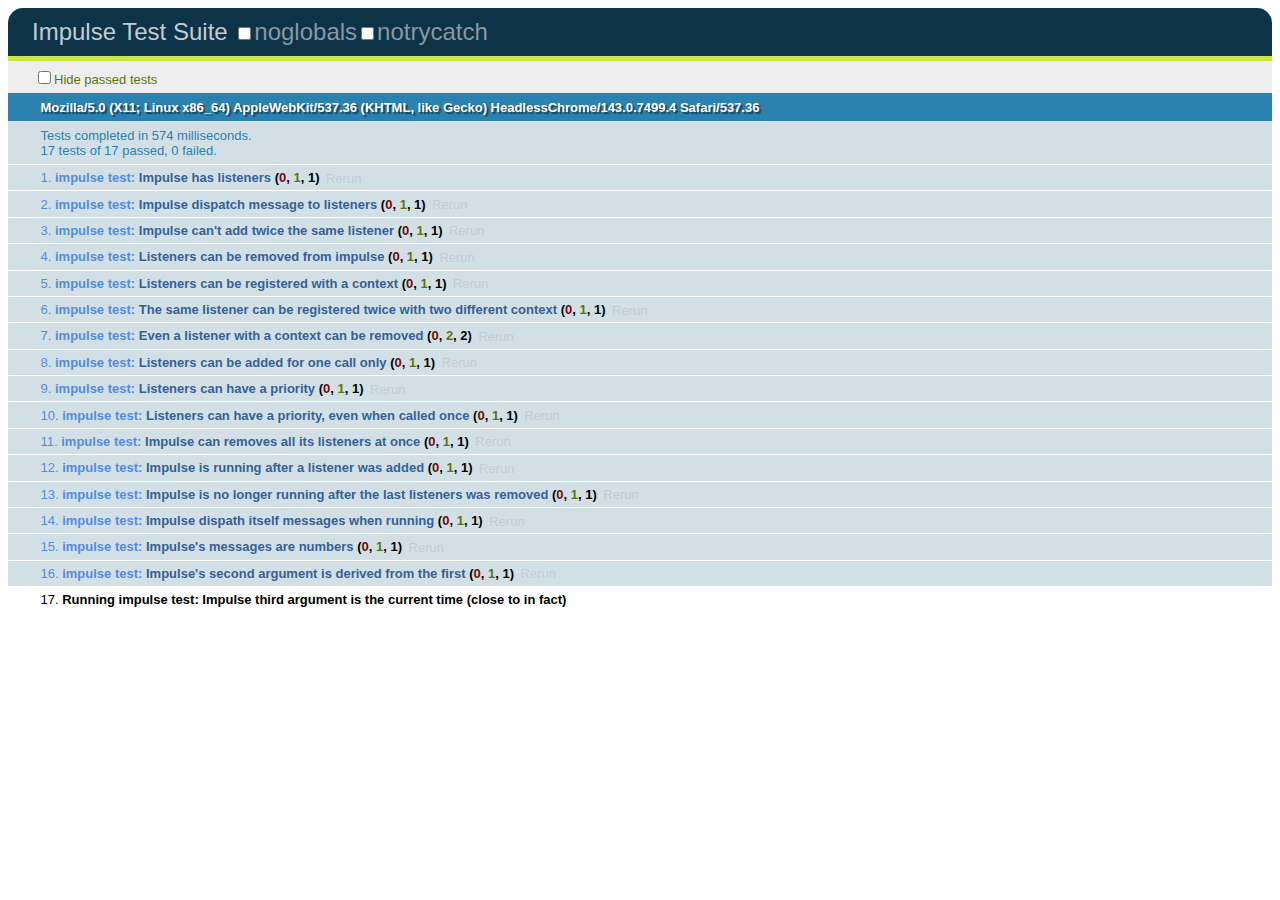
<file: impulse.html>
<!DOCTYPE html>
<html>
<head>
    <meta charset="UTF-8" />
    <title>Impulse Test Suite</title>

    <link rel="stylesheet" href="./depends/qunit.css" media="screen">
    <script type="text/javascript" src="./depends/qunit.js"></script>
    
    <script type="text/javascript" src="./depends/hamcrest.min.js"></script>
    <script type="text/javascript" src="./depends/coffee-script.js"></script>

    <script type="text/coffeescript" src="./src/signals.coffee"></script>
    <script type="text/coffeescript" src="./src/impulse.coffee"></script>
    <script type="text/coffeescript" src="./tests/test-impulse.coffee"></script>
    
    <style>
        .value {
            font-weight:bold;
        }
    </style>
</head>
<body>
    <h1 id="qunit-header">Impulse Test Suite</h1>
    <h2 id="qunit-banner"></h2>
    <div id="qunit-testrunner-toolbar"></div>
    <h2 id="qunit-userAgent"></h2>
    <ol id="qunit-tests"></ol>
    <div id="qunit-fixture">test markup</div>
</body>
</file>
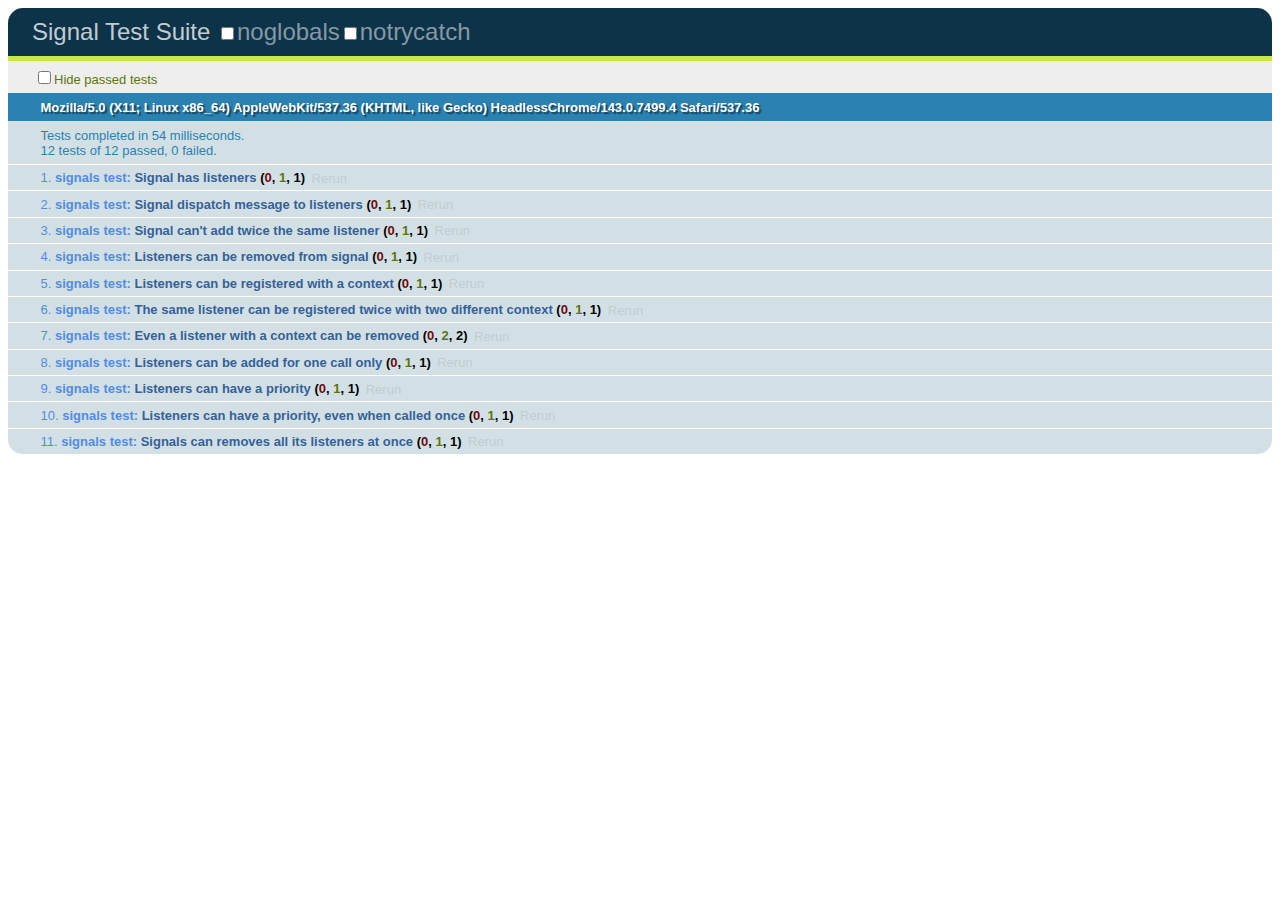
<file: signals.html>
<!DOCTYPE html>
<html>
<head>
    <meta charset="UTF-8" />
    <title>Signal Test Suite</title>
    <link rel="stylesheet" href="./depends/qunit.css" media="screen">
    <script type="text/javascript" src="./depends/qunit.js"></script>
    
    <script type="text/javascript" src="./depends/hamcrest.min.js"></script>
    <script type="text/javascript" src="./depends/coffee-script.js"></script>

    <script type="text/coffeescript" src="./src/signals.coffee"></script>
    <script type="text/coffeescript" src="./tests/test-signals.coffee"></script>
    
    <style>
        .value {
            font-weight:bold;
        }
    </style>
</head>
<body>
    <h1 id="qunit-header">Signal Test Suite</h1>
    <h2 id="qunit-banner"></h2>
    <div id="qunit-testrunner-toolbar"></div>
    <h2 id="qunit-userAgent"></h2>
    <ol id="qunit-tests"></ol>
    <div id="qunit-fixture">test markup</div>
</body>
</file>
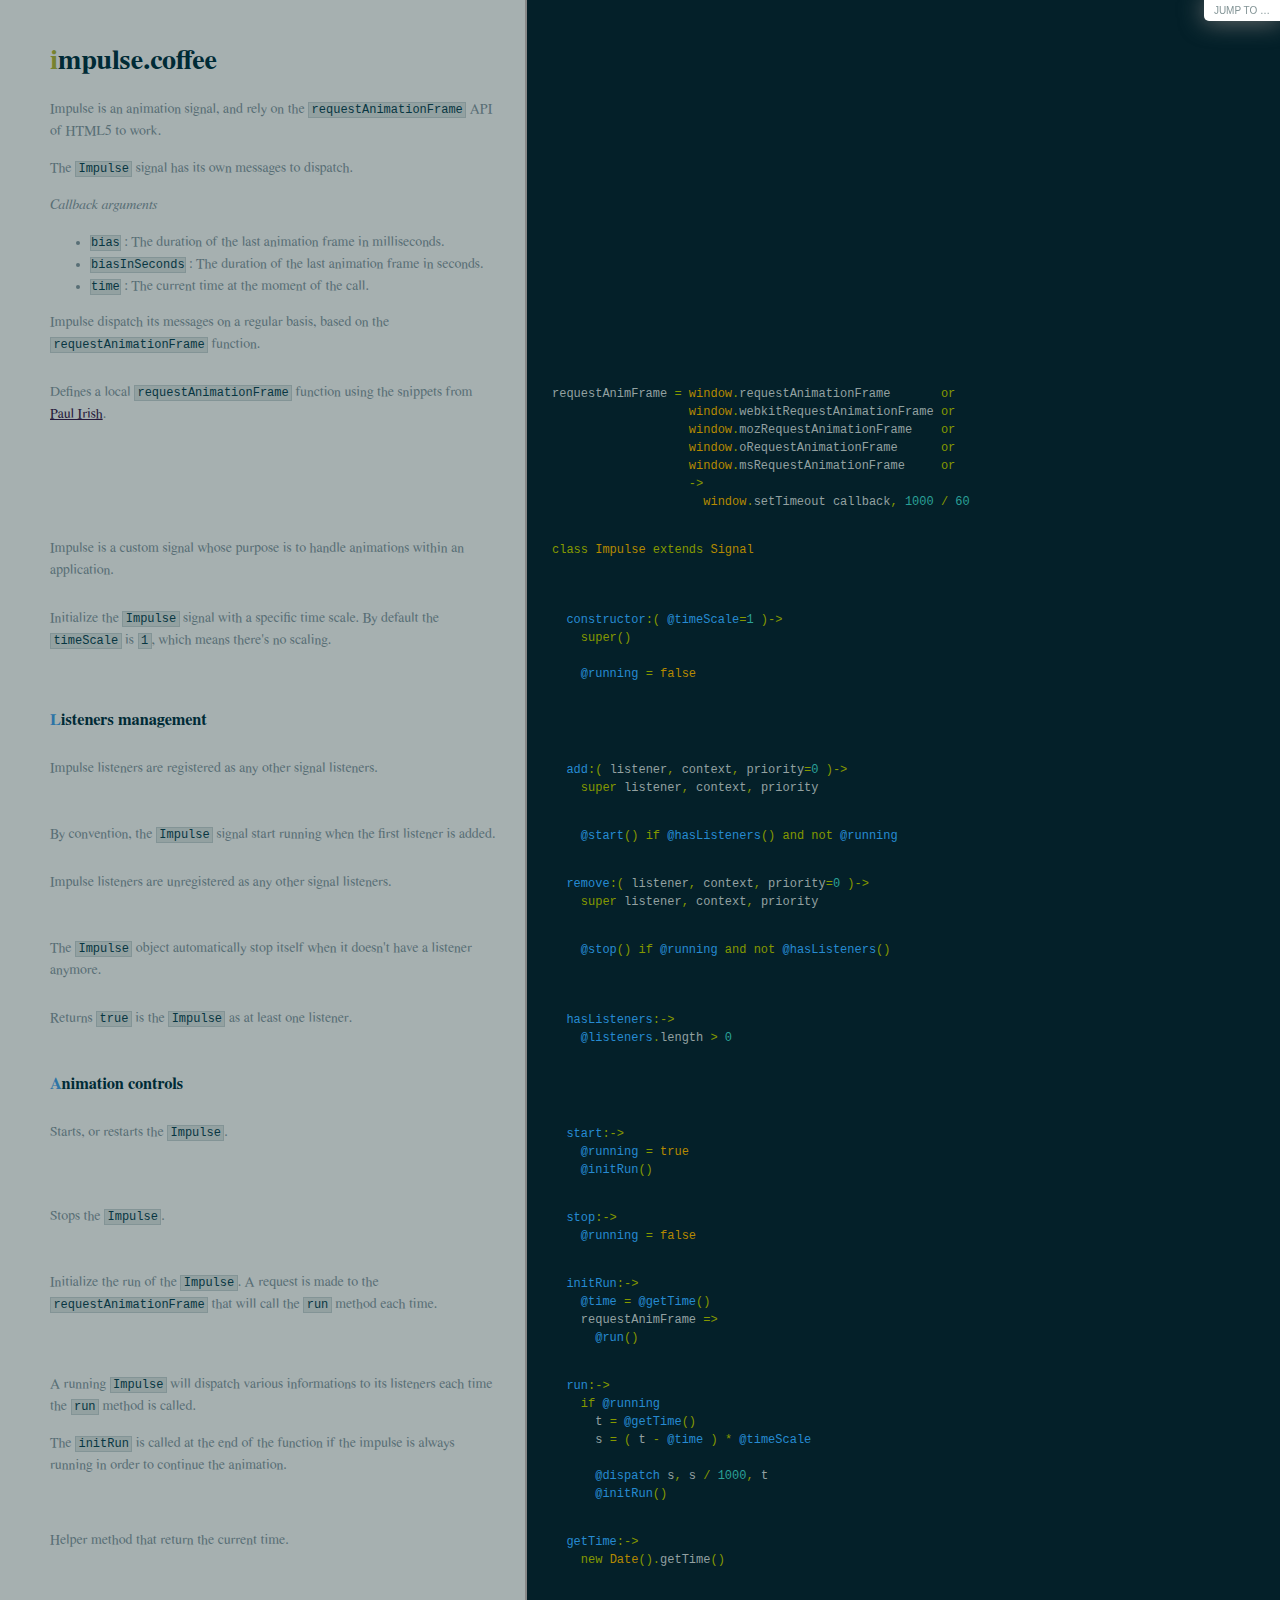
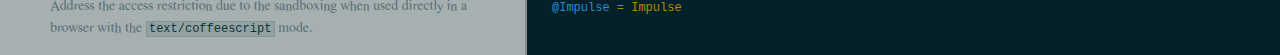
<file: docs/impulse.html>
<!DOCTYPE html>  <html> <head>   <title>impulse.coffee</title>   <meta http-equiv="content-type" content="text/html; charset=UTF-8">   <link rel="stylesheet" media="all" href="docco.css" /> </head> <body>   <div id="container">     <div id="background"></div>            <div id="jump_to">         Jump To &hellip;         <div id="jump_wrapper">           <div id="jump_page">                                           <a class="source" href="impulse.html">                 impulse.coffee               </a>                                           <a class="source" href="signals.html">                 signals.coffee               </a>                        </div>         </div>       </div>          <table cellpadding="0" cellspacing="0">       <thead>         <tr>           <th class="docs">             <h1>               impulse.coffee             </h1>           </th>           <th class="code">           </th>         </tr>       </thead>       <tbody>                               <tr id="section-1">             <td class="docs">               <div class="pilwrap">                 <a class="pilcrow" href="#section-1">&#182;</a>               </div>               <p><link rel="stylesheet" href="../css/styles.css" media="screen">
Impulse is an animation signal, and rely on the <code>requestAnimationFrame</code>
API of HTML5 to work.</p>

<p>The <code>Impulse</code> signal has its own messages to dispatch.</p>

<p><em>Callback arguments</em></p>

<ul>
<li><code>bias</code>           : The duration of the last animation frame in milliseconds.</li>
<li><code>biasInSeconds</code>  : The duration of the last animation frame in seconds.</li>
<li><code>time</code>           : The current time at the moment of the call.</li>
</ul>

<p>Impulse dispatch its messages on a regular basis, based
on the <code>requestAnimationFrame</code> function.</p>             </td>             <td class="code">               <div class="highlight"><pre></pre></div>             </td>           </tr>                               <tr id="section-2">             <td class="docs">               <div class="pilwrap">                 <a class="pilcrow" href="#section-2">&#182;</a>               </div>               <p>Defines a local <code>requestAnimationFrame</code> function using the snippets
from <a href="http://paulirish.com/2011/requestanimationframe-for-smart-animating/">Paul Irish</a>.</p>             </td>             <td class="code">               <div class="highlight"><pre><span class="nv">requestAnimFrame </span><span class="o">=</span> <span class="nb">window</span><span class="p">.</span><span class="nx">requestAnimationFrame</span>       <span class="o">or</span>
                   <span class="nb">window</span><span class="p">.</span><span class="nx">webkitRequestAnimationFrame</span> <span class="o">or</span>
                   <span class="nb">window</span><span class="p">.</span><span class="nx">mozRequestAnimationFrame</span>    <span class="o">or</span>
                   <span class="nb">window</span><span class="p">.</span><span class="nx">oRequestAnimationFrame</span>      <span class="o">or</span>
                   <span class="nb">window</span><span class="p">.</span><span class="nx">msRequestAnimationFrame</span>     <span class="o">or</span>
                   <span class="o">-&gt;</span>
                     <span class="nb">window</span><span class="p">.</span><span class="nx">setTimeout</span> <span class="nx">callback</span><span class="p">,</span> <span class="mi">1000</span> <span class="o">/</span> <span class="mi">60</span></pre></div>             </td>           </tr>                               <tr id="section-3">             <td class="docs">               <div class="pilwrap">                 <a class="pilcrow" href="#section-3">&#182;</a>               </div>               <p>Impulse is a custom signal whose purpose is to handle
animations within an application.</p>             </td>             <td class="code">               <div class="highlight"><pre><span class="k">class</span> <span class="nb">Impulse</span> <span class="k">extends</span> <span class="nb">Signal</span></pre></div>             </td>           </tr>                               <tr id="section-4">             <td class="docs">               <div class="pilwrap">                 <a class="pilcrow" href="#section-4">&#182;</a>               </div>               <p>Initialize the <code>Impulse</code> signal with a specific time scale.
By default the <code>timeScale</code> is <code>1</code>, which means there's no scaling.</p>             </td>             <td class="code">               <div class="highlight"><pre>  <span class="py">constructor</span><span class="o">:</span><span class="p">(</span> <span class="py">@timeScale</span><span class="o">=</span><span class="mi">1</span> <span class="p">)</span><span class="o">-&gt;</span>
    <span class="k">super</span><span class="p">()</span>

    <span class="py">@running</span> <span class="o">=</span> <span class="kc">false</span></pre></div>             </td>           </tr>                               <tr id="section-5">             <td class="docs">               <div class="pilwrap">                 <a class="pilcrow" href="#section-5">&#182;</a>               </div>               <h3>Listeners management</h3>             </td>             <td class="code">               <div class="highlight"><pre></pre></div>             </td>           </tr>                               <tr id="section-6">             <td class="docs">               <div class="pilwrap">                 <a class="pilcrow" href="#section-6">&#182;</a>               </div>               <p>Impulse listeners are registered as any other signal listeners.</p>             </td>             <td class="code">               <div class="highlight"><pre>  <span class="py">add</span><span class="o">:</span><span class="p">(</span> <span class="nx">listener</span><span class="p">,</span> <span class="nx">context</span><span class="p">,</span> <span class="nv">priority</span><span class="o">=</span><span class="mi">0</span> <span class="p">)</span><span class="o">-&gt;</span>
    <span class="k">super</span> <span class="nx">listener</span><span class="p">,</span> <span class="nx">context</span><span class="p">,</span> <span class="nx">priority</span></pre></div>             </td>           </tr>                               <tr id="section-7">             <td class="docs">               <div class="pilwrap">                 <a class="pilcrow" href="#section-7">&#182;</a>               </div>               <p>By convention, the <code>Impulse</code> signal start running when the
first listener is added.</p>             </td>             <td class="code">               <div class="highlight"><pre>    <span class="py">@start</span><span class="p">()</span> <span class="k">if</span> <span class="py">@hasListeners</span><span class="p">()</span> <span class="o">and</span> <span class="o">not</span> <span class="py">@running</span></pre></div>             </td>           </tr>                               <tr id="section-8">             <td class="docs">               <div class="pilwrap">                 <a class="pilcrow" href="#section-8">&#182;</a>               </div>               <p>Impulse listeners are unregistered as any other signal listeners.</p>             </td>             <td class="code">               <div class="highlight"><pre>  <span class="py">remove</span><span class="o">:</span><span class="p">(</span> <span class="nx">listener</span><span class="p">,</span> <span class="nx">context</span><span class="p">,</span> <span class="nv">priority</span><span class="o">=</span><span class="mi">0</span> <span class="p">)</span><span class="o">-&gt;</span>
    <span class="k">super</span> <span class="nx">listener</span><span class="p">,</span> <span class="nx">context</span><span class="p">,</span> <span class="nx">priority</span></pre></div>             </td>           </tr>                               <tr id="section-9">             <td class="docs">               <div class="pilwrap">                 <a class="pilcrow" href="#section-9">&#182;</a>               </div>               <p>The <code>Impulse</code> object automatically stop itself when it doesn't
have a listener anymore.</p>             </td>             <td class="code">               <div class="highlight"><pre>    <span class="py">@stop</span><span class="p">()</span> <span class="k">if</span> <span class="py">@running</span> <span class="o">and</span> <span class="o">not</span> <span class="py">@hasListeners</span><span class="p">()</span></pre></div>             </td>           </tr>                               <tr id="section-10">             <td class="docs">               <div class="pilwrap">                 <a class="pilcrow" href="#section-10">&#182;</a>               </div>               <p>Returns <code>true</code> is the <code>Impulse</code> as at least one listener.</p>             </td>             <td class="code">               <div class="highlight"><pre>  <span class="py">hasListeners</span><span class="o">:-&gt;</span>
    <span class="py">@listeners</span><span class="p">.</span><span class="nx">length</span> <span class="o">&gt;</span> <span class="mi">0</span></pre></div>             </td>           </tr>                               <tr id="section-11">             <td class="docs">               <div class="pilwrap">                 <a class="pilcrow" href="#section-11">&#182;</a>               </div>               <h3>Animation controls</h3>             </td>             <td class="code">               <div class="highlight"><pre></pre></div>             </td>           </tr>                               <tr id="section-12">             <td class="docs">               <div class="pilwrap">                 <a class="pilcrow" href="#section-12">&#182;</a>               </div>               <p>Starts, or restarts the <code>Impulse</code>.</p>             </td>             <td class="code">               <div class="highlight"><pre>  <span class="py">start</span><span class="o">:-&gt;</span>
    <span class="py">@running</span> <span class="o">=</span> <span class="kc">true</span>
    <span class="py">@initRun</span><span class="p">()</span></pre></div>             </td>           </tr>                               <tr id="section-13">             <td class="docs">               <div class="pilwrap">                 <a class="pilcrow" href="#section-13">&#182;</a>               </div>               <p>Stops the <code>Impulse</code>.</p>             </td>             <td class="code">               <div class="highlight"><pre>  <span class="py">stop</span><span class="o">:-&gt;</span>
    <span class="py">@running</span> <span class="o">=</span> <span class="kc">false</span></pre></div>             </td>           </tr>                               <tr id="section-14">             <td class="docs">               <div class="pilwrap">                 <a class="pilcrow" href="#section-14">&#182;</a>               </div>               <p>Initialize the run of the <code>Impulse</code>. A request
is made to the <code>requestAnimationFrame</code> that will
call the <code>run</code> method each time.</p>             </td>             <td class="code">               <div class="highlight"><pre>  <span class="py">initRun</span><span class="o">:-&gt;</span>
    <span class="py">@time</span> <span class="o">=</span> <span class="py">@getTime</span><span class="p">()</span>
    <span class="nv">requestAnimFrame </span><span class="o">=&gt;</span>
      <span class="py">@run</span><span class="p">()</span></pre></div>             </td>           </tr>                               <tr id="section-15">             <td class="docs">               <div class="pilwrap">                 <a class="pilcrow" href="#section-15">&#182;</a>               </div>               <p>A running <code>Impulse</code> will dispatch various informations
to its listeners each time the <code>run</code> method is called.</p>

<p>The <code>initRun</code> is called at the end of the function if the impulse is always running
in order to continue the animation.</p>             </td>             <td class="code">               <div class="highlight"><pre>  <span class="py">run</span><span class="o">:-&gt;</span>
    <span class="k">if</span> <span class="py">@running</span>
      <span class="nv">t </span><span class="o">=</span> <span class="py">@getTime</span><span class="p">()</span>
      <span class="nv">s </span><span class="o">=</span> <span class="p">(</span> <span class="nx">t</span> <span class="o">-</span> <span class="py">@time</span> <span class="p">)</span> <span class="o">*</span> <span class="py">@timeScale</span>

      <span class="py">@dispatch</span> <span class="nx">s</span><span class="p">,</span> <span class="nx">s</span> <span class="o">/</span> <span class="mi">1000</span><span class="p">,</span> <span class="nx">t</span>
      <span class="py">@initRun</span><span class="p">()</span></pre></div>             </td>           </tr>                               <tr id="section-16">             <td class="docs">               <div class="pilwrap">                 <a class="pilcrow" href="#section-16">&#182;</a>               </div>               <p>Helper method that return the current time.</p>             </td>             <td class="code">               <div class="highlight"><pre>  <span class="py">getTime</span><span class="o">:-&gt;</span>
    <span class="k">new</span> <span class="nb">Date</span><span class="p">().</span><span class="nx">getTime</span><span class="p">()</span></pre></div>             </td>           </tr>                               <tr id="section-17">             <td class="docs">               <div class="pilwrap">                 <a class="pilcrow" href="#section-17">&#182;</a>               </div>               <p>Address the access restriction due to the sandboxing when used
directly in a browser with the <code>text/coffeescript</code> mode.</p>             </td>             <td class="code">               <div class="highlight"><pre><span class="py">@Impulse</span> <span class="o">=</span> <span class="nb">Impulse</span>

</pre></div>             </td>           </tr>                </tbody>     </table>   </div> </body> </html>
</file>
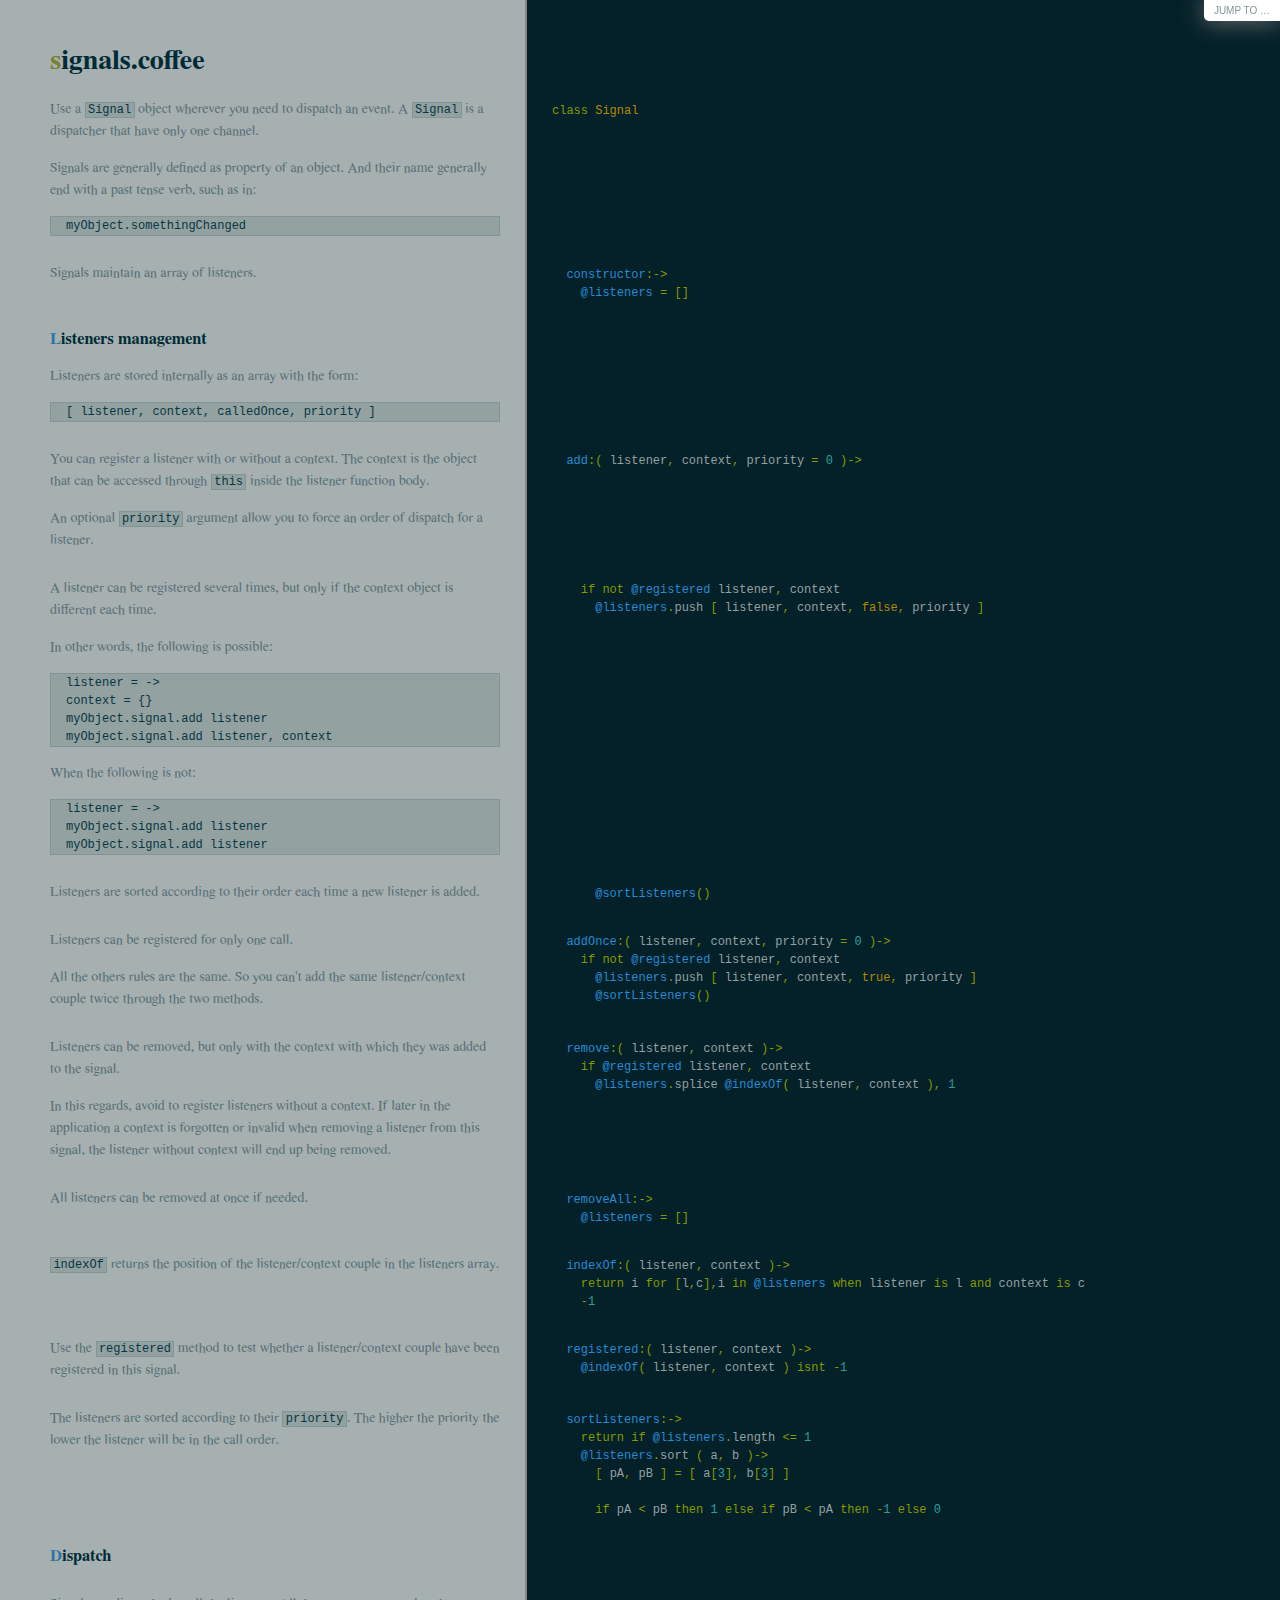
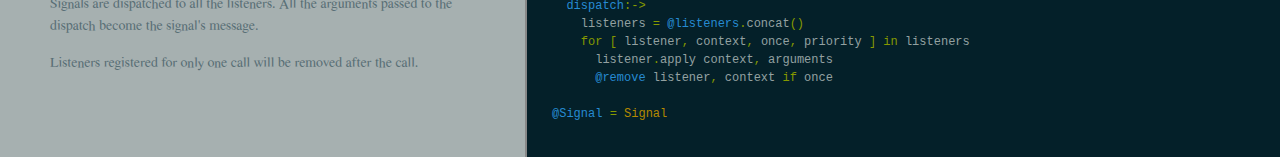
<file: docs/signals.html>
<!DOCTYPE html>  <html> <head>   <title>signals.coffee</title>   <meta http-equiv="content-type" content="text/html; charset=UTF-8">   <link rel="stylesheet" media="all" href="docco.css" /> </head> <body>   <div id="container">     <div id="background"></div>            <div id="jump_to">         Jump To &hellip;         <div id="jump_wrapper">           <div id="jump_page">                                           <a class="source" href="impulse.html">                 impulse.coffee               </a>                                           <a class="source" href="signals.html">                 signals.coffee               </a>                        </div>         </div>       </div>          <table cellpadding="0" cellspacing="0">       <thead>         <tr>           <th class="docs">             <h1>               signals.coffee             </h1>           </th>           <th class="code">           </th>         </tr>       </thead>       <tbody>                               <tr id="section-1">             <td class="docs">               <div class="pilwrap">                 <a class="pilcrow" href="#section-1">&#182;</a>               </div>               <p><link rel="stylesheet" href="../css/styles.css" media="screen">
Use a <code>Signal</code> object wherever you need to dispatch an event.
A <code>Signal</code> is a dispatcher that have only one channel.</p>

<p>Signals are generally defined as property of an object. And
their name generally end with a past tense verb, such as in:</p>

<pre><code>myObject.somethingChanged
</code></pre>             </td>             <td class="code">               <div class="highlight"><pre><span class="k">class</span> <span class="nb">Signal</span></pre></div>             </td>           </tr>                               <tr id="section-2">             <td class="docs">               <div class="pilwrap">                 <a class="pilcrow" href="#section-2">&#182;</a>               </div>               <p>Signals maintain an array of listeners.</p>             </td>             <td class="code">               <div class="highlight"><pre>  <span class="py">constructor</span><span class="o">:-&gt;</span>
    <span class="py">@listeners</span> <span class="o">=</span> <span class="p">[]</span></pre></div>             </td>           </tr>                               <tr id="section-3">             <td class="docs">               <div class="pilwrap">                 <a class="pilcrow" href="#section-3">&#182;</a>               </div>               <h3>Listeners management</h3>

<p>Listeners are stored internally as an array with the form:</p>

<pre><code>[ listener, context, calledOnce, priority ]
</code></pre>             </td>             <td class="code">               <div class="highlight"><pre></pre></div>             </td>           </tr>                               <tr id="section-4">             <td class="docs">               <div class="pilwrap">                 <a class="pilcrow" href="#section-4">&#182;</a>               </div>               <p>You can register a listener with or without a context.
The context is the object that can be accessed through <code>this</code>
inside the listener function body.</p>

<p>An optional <code>priority</code> argument allow you to force
an order of dispatch for a listener.</p>             </td>             <td class="code">               <div class="highlight"><pre>  <span class="py">add</span><span class="o">:</span><span class="p">(</span> <span class="nx">listener</span><span class="p">,</span> <span class="nx">context</span><span class="p">,</span> <span class="nv">priority </span><span class="o">=</span> <span class="mi">0</span> <span class="p">)</span><span class="o">-&gt;</span></pre></div>             </td>           </tr>                               <tr id="section-5">             <td class="docs">               <div class="pilwrap">                 <a class="pilcrow" href="#section-5">&#182;</a>               </div>               <p>A listener can be registered several times, but only
if the context object is different each time.</p>

<p>In other words, the following is possible:</p>

<pre><code>listener = -&gt;
context = {}
myObject.signal.add listener
myObject.signal.add listener, context
</code></pre>

<p>When the following is not:</p>

<pre><code>listener = -&gt;
myObject.signal.add listener
myObject.signal.add listener
</code></pre>             </td>             <td class="code">               <div class="highlight"><pre>    <span class="k">if</span> <span class="o">not</span> <span class="py">@registered</span> <span class="nx">listener</span><span class="p">,</span> <span class="nx">context</span>
      <span class="py">@listeners</span><span class="p">.</span><span class="nx">push</span> <span class="p">[</span> <span class="nx">listener</span><span class="p">,</span> <span class="nx">context</span><span class="p">,</span> <span class="kc">false</span><span class="p">,</span> <span class="nx">priority</span> <span class="p">]</span></pre></div>             </td>           </tr>                               <tr id="section-6">             <td class="docs">               <div class="pilwrap">                 <a class="pilcrow" href="#section-6">&#182;</a>               </div>               <p>Listeners are sorted according to their order each time
a new listener is added.</p>             </td>             <td class="code">               <div class="highlight"><pre>      <span class="py">@sortListeners</span><span class="p">()</span></pre></div>             </td>           </tr>                               <tr id="section-7">             <td class="docs">               <div class="pilwrap">                 <a class="pilcrow" href="#section-7">&#182;</a>               </div>               <p>Listeners can be registered for only one call.</p>

<p>All the others rules are the same. So you can't add
the same listener/context couple twice through the two methods.</p>             </td>             <td class="code">               <div class="highlight"><pre>  <span class="py">addOnce</span><span class="o">:</span><span class="p">(</span> <span class="nx">listener</span><span class="p">,</span> <span class="nx">context</span><span class="p">,</span> <span class="nv">priority </span><span class="o">=</span> <span class="mi">0</span> <span class="p">)</span><span class="o">-&gt;</span>
    <span class="k">if</span> <span class="o">not</span> <span class="py">@registered</span> <span class="nx">listener</span><span class="p">,</span> <span class="nx">context</span>
      <span class="py">@listeners</span><span class="p">.</span><span class="nx">push</span> <span class="p">[</span> <span class="nx">listener</span><span class="p">,</span> <span class="nx">context</span><span class="p">,</span> <span class="kc">true</span><span class="p">,</span> <span class="nx">priority</span> <span class="p">]</span>
      <span class="py">@sortListeners</span><span class="p">()</span></pre></div>             </td>           </tr>                               <tr id="section-8">             <td class="docs">               <div class="pilwrap">                 <a class="pilcrow" href="#section-8">&#182;</a>               </div>               <p>Listeners can be removed, but only with the context with which
they was added to the signal.</p>

<p>In this regards, avoid to register listeners without a context.
If later in the application a context is forgotten or invalid
when removing a listener from this signal, the listener
without context will end up being removed.</p>             </td>             <td class="code">               <div class="highlight"><pre>  <span class="py">remove</span><span class="o">:</span><span class="p">(</span> <span class="nx">listener</span><span class="p">,</span> <span class="nx">context</span> <span class="p">)</span><span class="o">-&gt;</span>
    <span class="k">if</span> <span class="py">@registered</span> <span class="nx">listener</span><span class="p">,</span> <span class="nx">context</span>
      <span class="py">@listeners</span><span class="p">.</span><span class="nx">splice</span> <span class="py">@indexOf</span><span class="p">(</span> <span class="nx">listener</span><span class="p">,</span> <span class="nx">context</span> <span class="p">),</span> <span class="mi">1</span></pre></div>             </td>           </tr>                               <tr id="section-9">             <td class="docs">               <div class="pilwrap">                 <a class="pilcrow" href="#section-9">&#182;</a>               </div>               <p>All listeners can be removed at once if needed.</p>             </td>             <td class="code">               <div class="highlight"><pre>  <span class="py">removeAll</span><span class="o">:-&gt;</span>
    <span class="py">@listeners</span> <span class="o">=</span> <span class="p">[]</span></pre></div>             </td>           </tr>                               <tr id="section-10">             <td class="docs">               <div class="pilwrap">                 <a class="pilcrow" href="#section-10">&#182;</a>               </div>               <p><code>indexOf</code> returns the position of the listener/context couple
in the listeners array.</p>             </td>             <td class="code">               <div class="highlight"><pre>  <span class="py">indexOf</span><span class="o">:</span><span class="p">(</span> <span class="nx">listener</span><span class="p">,</span> <span class="nx">context</span> <span class="p">)</span><span class="o">-&gt;</span>
    <span class="k">return</span> <span class="nx">i</span> <span class="k">for</span> <span class="p">[</span><span class="nx">l</span><span class="p">,</span><span class="nx">c</span><span class="p">],</span><span class="nx">i</span> <span class="k">in</span> <span class="py">@listeners</span> <span class="k">when</span> <span class="nx">listener</span> <span class="o">is</span> <span class="nx">l</span> <span class="o">and</span> <span class="nx">context</span> <span class="o">is</span> <span class="nx">c</span>
    <span class="o">-</span><span class="mi">1</span></pre></div>             </td>           </tr>                               <tr id="section-11">             <td class="docs">               <div class="pilwrap">                 <a class="pilcrow" href="#section-11">&#182;</a>               </div>               <p>Use the <code>registered</code> method to test whether a listener/context couple
have been registered in this signal.</p>             </td>             <td class="code">               <div class="highlight"><pre>  <span class="py">registered</span><span class="o">:</span><span class="p">(</span> <span class="nx">listener</span><span class="p">,</span> <span class="nx">context</span> <span class="p">)</span><span class="o">-&gt;</span>
    <span class="py">@indexOf</span><span class="p">(</span> <span class="nx">listener</span><span class="p">,</span> <span class="nx">context</span> <span class="p">)</span> <span class="o">isnt</span> <span class="o">-</span><span class="mi">1</span></pre></div>             </td>           </tr>                               <tr id="section-12">             <td class="docs">               <div class="pilwrap">                 <a class="pilcrow" href="#section-12">&#182;</a>               </div>               <p>The listeners are sorted according to their <code>priority</code>.
The higher the priority the lower the listener will be
in the call order.</p>             </td>             <td class="code">               <div class="highlight"><pre>  <span class="py">sortListeners</span><span class="o">:-&gt;</span>
    <span class="k">return</span> <span class="k">if</span> <span class="py">@listeners</span><span class="p">.</span><span class="nx">length</span> <span class="o">&lt;=</span> <span class="mi">1</span>
    <span class="py">@listeners</span><span class="p">.</span><span class="nx">sort</span> <span class="p">(</span> <span class="nx">a</span><span class="p">,</span> <span class="nx">b</span> <span class="p">)</span><span class="o">-&gt;</span>
      <span class="p">[</span> <span class="nx">pA</span><span class="p">,</span> <span class="nx">pB</span> <span class="p">]</span> <span class="o">=</span> <span class="p">[</span> <span class="nx">a</span><span class="p">[</span><span class="mi">3</span><span class="p">],</span> <span class="nx">b</span><span class="p">[</span><span class="mi">3</span><span class="p">]</span> <span class="p">]</span>

      <span class="k">if</span> <span class="nx">pA</span> <span class="o">&lt;</span> <span class="nx">pB</span> <span class="k">then</span> <span class="mi">1</span> <span class="k">else</span> <span class="k">if</span> <span class="nx">pB</span> <span class="o">&lt;</span> <span class="nx">pA</span> <span class="k">then</span> <span class="o">-</span><span class="mi">1</span> <span class="k">else</span> <span class="mi">0</span></pre></div>             </td>           </tr>                               <tr id="section-13">             <td class="docs">               <div class="pilwrap">                 <a class="pilcrow" href="#section-13">&#182;</a>               </div>               <h3>Dispatch</h3>             </td>             <td class="code">               <div class="highlight"><pre></pre></div>             </td>           </tr>                               <tr id="section-14">             <td class="docs">               <div class="pilwrap">                 <a class="pilcrow" href="#section-14">&#182;</a>               </div>               <p>Signals are dispatched to all the listeners. All the arguments
passed to the dispatch become the signal's message.</p>

<p>Listeners registered for only one call will be removed after
the call.</p>             </td>             <td class="code">               <div class="highlight"><pre>  <span class="py">dispatch</span><span class="o">:-&gt;</span>
    <span class="nv">listeners </span><span class="o">=</span> <span class="py">@listeners</span><span class="p">.</span><span class="nx">concat</span><span class="p">()</span>
    <span class="k">for</span> <span class="p">[</span> <span class="nx">listener</span><span class="p">,</span> <span class="nx">context</span><span class="p">,</span> <span class="nx">once</span><span class="p">,</span> <span class="nx">priority</span> <span class="p">]</span> <span class="k">in</span> <span class="nx">listeners</span>
      <span class="nx">listener</span><span class="p">.</span><span class="nx">apply</span> <span class="nx">context</span><span class="p">,</span> <span class="nx">arguments</span>
      <span class="py">@remove</span> <span class="nx">listener</span><span class="p">,</span> <span class="nx">context</span> <span class="k">if</span> <span class="nx">once</span>

<span class="py">@Signal</span> <span class="o">=</span> <span class="nb">Signal</span>

</pre></div>             </td>           </tr>                </tbody>     </table>   </div> </body> </html>
</file>
<file: docs/docco.css>
/*--------------------- Layout and Typography ----------------------------*/
body {
  font-family: 'Palatino Linotype', 'Book Antiqua', Palatino, FreeSerif, serif;
  font-size: 15px;
  line-height: 22px;
  color: #252519;
  margin: 0; padding: 0;
}
a {
  color: #261a3b;
}
  a:visited {
    color: #261a3b;
  }
p {
  margin: 0 0 15px 0;
}
h1, h2, h3, h4, h5, h6 {
  margin: 0px 0 15px 0;
}
  h1 {
    margin-top: 40px;
  }
#container {
  position: relative;
}
#background {
  position: fixed;
  top: 0; left: 525px; right: 0; bottom: 0;
  background: #f5f5ff;
  border-left: 1px solid #e5e5ee;
  z-index: -1;
}
#jump_to, #jump_page {
  background: white;
  -webkit-box-shadow: 0 0 25px #777; -moz-box-shadow: 0 0 25px #777;
  -webkit-border-bottom-left-radius: 5px; -moz-border-radius-bottomleft: 5px;
  font: 10px Arial;
  text-transform: uppercase;
  cursor: pointer;
  text-align: right;
}
#jump_to, #jump_wrapper {
  position: fixed;
  right: 0; top: 0;
  padding: 5px 10px;
}
  #jump_wrapper {
    padding: 0;
    display: none;
  }
    #jump_to:hover #jump_wrapper {
      display: block;
    }
    #jump_page {
      padding: 5px 0 3px;
      margin: 0 0 25px 25px;
    }
      #jump_page .source {
        display: block;
        padding: 5px 10px;
        text-decoration: none;
        border-top: 1px solid #eee;
      }
        #jump_page .source:hover {
          background: #f5f5ff;
        }
        #jump_page .source:first-child {
        }
table td {
  border: 0;
  outline: 0;
}
  td.docs, th.docs {
    max-width: 450px;
    min-width: 450px;
    min-height: 5px;
    padding: 10px 25px 1px 50px;
    overflow-x: hidden;
    vertical-align: top;
    text-align: left;
  }
    .docs pre {
      margin: 15px 0 15px;
      padding-left: 15px;
    }
    .docs p tt, .docs p code {
      background: #f8f8ff;
      border: 1px solid #dedede;
      font-size: 12px;
      padding: 0 0.2em;
    }
    .pilwrap {
      position: relative;
    }
      .pilcrow {
        font: 12px Arial;
        text-decoration: none;
        color: #454545;
        position: absolute;
        top: 3px; left: -20px;
        padding: 1px 2px;
        opacity: 0;
        -webkit-transition: opacity 0.2s linear;
      }
        td.docs:hover .pilcrow {
          opacity: 1;
        }
  td.code, th.code {
    padding: 14px 15px 16px 25px;
    width: 100%;
    vertical-align: top;
    background: #f5f5ff;
    border-left: 1px solid #e5e5ee;
  }
    pre, tt, code {
      font-size: 12px; line-height: 18px;
      font-family: Monaco, Consolas, "Lucida Console", monospace;
      margin: 0; padding: 0;
    }


/*---------------------- Syntax Highlighting -----------------------------*/
td.linenos { background-color: #f0f0f0; padding-right: 10px; }
span.lineno { background-color: #f0f0f0; padding: 0 5px 0 5px; }
body .hll { background-color: #ffffcc }
body .c { color: #408080; font-style: italic }  /* Comment */
body .err { border: 1px solid #FF0000 }         /* Error */
body .k { color: #954121 }                      /* Keyword */
body .o { color: #666666 }                      /* Operator */
body .cm { color: #408080; font-style: italic } /* Comment.Multiline */
body .cp { color: #BC7A00 }                     /* Comment.Preproc */
body .c1 { color: #408080; font-style: italic } /* Comment.Single */
body .cs { color: #408080; font-style: italic } /* Comment.Special */
body .gd { color: #A00000 }                     /* Generic.Deleted */
body .ge { font-style: italic }                 /* Generic.Emph */
body .gr { color: #FF0000 }                     /* Generic.Error */
body .gh { color: #000080; font-weight: bold }  /* Generic.Heading */
body .gi { color: #00A000 }                     /* Generic.Inserted */
body .go { color: #808080 }                     /* Generic.Output */
body .gp { color: #000080; font-weight: bold }  /* Generic.Prompt */
body .gs { font-weight: bold }                  /* Generic.Strong */
body .gu { color: #800080; font-weight: bold }  /* Generic.Subheading */
body .gt { color: #0040D0 }                     /* Generic.Traceback */
body .kc { color: #954121 }                     /* Keyword.Constant */
body .kd { color: #954121; font-weight: bold }  /* Keyword.Declaration */
body .kn { color: #954121; font-weight: bold }  /* Keyword.Namespace */
body .kp { color: #954121 }                     /* Keyword.Pseudo */
body .kr { color: #954121; font-weight: bold }  /* Keyword.Reserved */
body .kt { color: #B00040 }                     /* Keyword.Type */
body .m { color: #666666 }                      /* Literal.Number */
body .s { color: #219161 }                      /* Literal.String */
body .na { color: #7D9029 }                     /* Name.Attribute */
body .nb { color: #954121 }                     /* Name.Builtin */
body .nc { color: #0000FF; font-weight: bold }  /* Name.Class */
body .no { color: #880000 }                     /* Name.Constant */
body .nd { color: #AA22FF }                     /* Name.Decorator */
body .ni { color: #999999; font-weight: bold }  /* Name.Entity */
body .ne { color: #D2413A; font-weight: bold }  /* Name.Exception */
body .nf { color: #0000FF }                     /* Name.Function */
body .nl { color: #A0A000 }                     /* Name.Label */
body .nn { color: #0000FF; font-weight: bold }  /* Name.Namespace */
body .nt { color: #954121; font-weight: bold }  /* Name.Tag */
body .nv { color: #19469D }                     /* Name.Variable */
body .ow { color: #AA22FF; font-weight: bold }  /* Operator.Word */
body .w { color: #bbbbbb }                      /* Text.Whitespace */
body .mf { color: #666666 }                     /* Literal.Number.Float */
body .mh { color: #666666 }                     /* Literal.Number.Hex */
body .mi { color: #666666 }                     /* Literal.Number.Integer */
body .mo { color: #666666 }                     /* Literal.Number.Oct */
body .sb { color: #219161 }                     /* Literal.String.Backtick */
body .sc { color: #219161 }                     /* Literal.String.Char */
body .sd { color: #219161; font-style: italic } /* Literal.String.Doc */
body .s2 { color: #219161 }                     /* Literal.String.Double */
body .se { color: #BB6622; font-weight: bold }  /* Literal.String.Escape */
body .sh { color: #219161 }                     /* Literal.String.Heredoc */
body .si { color: #BB6688; font-weight: bold }  /* Literal.String.Interpol */
body .sx { color: #954121 }                     /* Literal.String.Other */
body .sr { color: #BB6688 }                     /* Literal.String.Regex */
body .s1 { color: #219161 }                     /* Literal.String.Single */
body .ss { color: #19469D }                     /* Literal.String.Symbol */
body .bp { color: #954121 }                     /* Name.Builtin.Pseudo */
body .vc { color: #19469D }                     /* Name.Variable.Class */
body .vg { color: #19469D }                     /* Name.Variable.Global */
body .vi { color: #19469D }                     /* Name.Variable.Instance */
body .il { color: #666666 }                     /* Literal.Number.Integer.Long */
</file>
<file: css/styles.css>
td.docs, th.docs {
  overflow-x: auto !important; }

.docs {
  background: #a6b0b0 !important;
  color: #586e75;
  overflow: auto !important;
  font-family: "Palatino Linotype", "Book Antiqua", Palatino, FreeSerif, serif;
  font-size: 14px; }
  .docs code, .docs pre {
    background: #93a1a1 !important;
    border: 1px solid #839496 !important;
    color: #073642; }
  .docs pre code {
    background: none !important;
    border: none !important; }
  .docs h1, .docs h2, .docs h3, .docs h4, .docs h5, .docs h6 {
    color: #002b36; }
  .docs h1:first-letter {
    color: #77822f; }
  .docs h3:first-letter {
    color: #2d74a6; }

#container {
  color: #839496;
  background: #a6b0b0 !important; }
  #container #background {
    background: #042029;
    border-left: 2px solid #888888; }
  #container td.code, #container th.code {
    border-left: 2px solid #888888;
    background-color: #042029;
    color: #93a1a1; }
    #container td.code .bp, #container th.code .bp {
      color: #999999; }
    #container td.code .c1, #container th.code .c1 {
      color: #586e75 !important;
      font-style: italic !important; }
    #container td.code .cm, #container th.code .cm {
      color: #586e75 !important;
      font-style: italic !important; }
    #container td.code .cp, #container th.code .cp {
      color: #586e75 !important;
      font-style: italic !important; }
    #container td.code .cs, #container th.code .cs {
      color: #586e75 !important;
      font-weight: bold !important;
      font-style: italic !important; }
    #container td.code .c, #container th.code .c {
      color: #586e75 !important;
      font-style: italic !important; }
    #container td.code .err, #container th.code .err {
      color: #dc322f !important;
      background: none !important; }
    #container td.code .gd .x, #container th.code .gd .x {
      color: #93a1a1 !important;
      background-color: #4d2d33 !important;
      display: inline-block; }
    #container td.code .gd, #container th.code .gd {
      color: #93a1a1 !important;
      background-color: #372c34 !important;
      display: inline-block; }
    #container td.code .ge, #container th.code .ge {
      color: #93a1a1 !important;
      font-style: italic !important; }
    #container td.code .gh, #container th.code .gh {
      color: #586e75 !important; }
    #container td.code .gi .x, #container th.code .gi .x {
      color: #93a1a1 !important;
      background-color: #355720 !important;
      display: inline-block; }
    #container td.code .gi, #container th.code .gi {
      color: #93a1a1 !important;
      background-color: #1a412b !important;
      display: inline-block; }
    #container td.code .go, #container th.code .go {
      color: #888888; }
    #container td.code .gp, #container th.code .gp {
      color: #555555; }
    #container td.code .gr, #container th.code .gr {
      color: #aa0000; }
    #container td.code .gs, #container th.code .gs {
      color: #93a1a1 !important;
      font-weight: bold !important; }
    #container td.code .gt, #container th.code .gt {
      color: #aa0000; }
    #container td.code .gu, #container th.code .gu {
      color: #6c71c4 !important; }
    #container td.code .il, #container th.code .il {
      color: #009999; }
    #container td.code .kc, #container th.code .kc {
      color: #b58900 !important; }
    #container td.code .kd, #container th.code .kd {
      color: #268bd2 !important; }
    #container td.code .kp, #container th.code .kp {
      color: #cb4b16 !important;
      font-weight: bold !important; }
    #container td.code .kr, #container th.code .kr {
      color: #d33682 !important;
      font-weight: bold !important; }
    #container td.code .kt, #container th.code .kt {
      color: #2aa198 !important; }
    #container td.code .k, #container th.code .k {
      color: #859900 !important; }
    #container td.code .mf, #container th.code .mf {
      color: #2aa198 !important; }
    #container td.code .mh, #container th.code .mh {
      color: #2aa198 !important; }
    #container td.code .mi, #container th.code .mi {
      color: #2aa198 !important; }
    #container td.code .mo, #container th.code .mo {
      color: #009999; }
    #container td.code .m, #container th.code .m {
      color: #2aa198 !important; }
    #container td.code .na, #container th.code .na {
      color: #268bd2 !important; }
    #container td.code .nb, #container th.code .nb {
      color: #b58900 !important; }
    #container td.code .nc, #container th.code .nc {
      color: #d33682 !important; }
    #container td.code .ne, #container th.code .ne {
      color: #268bd2 !important;
      font-weight: bold !important; }
    #container td.code .nf, #container th.code .nf {
      color: #268bd2 !important;
      font-weight: bold !important; }
    #container td.code .ni, #container th.code .ni {
      color: purple; }
    #container td.code .nl, #container th.code .nl {
      color: #859900 !important; }
    #container td.code .nn, #container th.code .nn {
      color: #b58900 !important; }
    #container td.code .no, #container th.code .no {
      color: #b58900 !important; }
    #container td.code .nt, #container th.code .nt {
      color: #268bd2 !important;
      font-weight: bold !important; }
    #container td.code .nv, #container th.code .nv {
      color: #93a1a1 !important; }
    #container td.code .nx, #container th.code .nx {
      color: #93a1a1 !important; }
    #container td.code .n, #container th.code .n {
      color: #268bd2 !important; }
    #container td.code .ow, #container th.code .ow {
      color: #2aa198 !important;
      font-weight: bold !important; }
    #container td.code .o, #container th.code .o {
      color: #859900 !important; }
    #container td.code .p, #container th.code .p {
      color: #859900 !important; }
    #container td.code .py, #container th.code .py {
      color: #268bd2 !important; }
    #container td.code .s1, #container th.code .s1 {
      color: #2aa198 !important; }
    #container td.code .s2, #container th.code .s2 {
      color: #2aa198 !important; }
    #container td.code .sb, #container th.code .sb {
      color: #dd1144; }
    #container td.code .sc, #container th.code .sc {
      color: #dd1144; }
    #container td.code .sd, #container th.code .sd {
      color: #2aa198 !important; }
    #container td.code .se, #container th.code .se {
      color: #dc322f !important; }
    #container td.code .sh, #container th.code .sh {
      color: #dd1144; }
    #container td.code .si, #container th.code .si {
      color: #cb4b16 !important;
      font-weight: normal !important; }
    #container td.code .sr, #container th.code .sr {
      color: red !important; }
    #container td.code .src, #container th.code .src {
      color: #cb4b16 !important; }
    #container td.code .sre, #container th.code .sre {
      color: #aa2a08 !important; }
    #container td.code .sro, #container th.code .sro {
      color: #b58900 !important; }
    #container td.code .sri, #container th.code .sri {
      color: #2aa198 !important; }
    #container td.code .ss, #container th.code .ss {
      color: #990073; }
    #container td.code .sx, #container th.code .sx {
      color: #dd1144; }
    #container td.code .s, #container th.code .s {
      color: #2aa198 !important; }
    #container td.code .vc, #container th.code .vc {
      color: teal; }
    #container td.code .vg, #container th.code .vg {
      color: #268bd2 !important; }
    #container td.code .vi, #container th.code .vi {
      color: #268bd2 !important; }
    #container td.code .w, #container th.code .w {
      color: #bbbbbb; }
    #container td.code div .gd, #container td.code div .gd .x, #container td.code div .gi, #container td.code div .gi .x, #container th.code div .gd, #container th.code div .gd .x, #container th.code div .gi, #container th.code div .gi .x {
      display: inline-block;
      width: 100%; }
</file>
<file: depends/qunit.css>
/**
 * QUnit 1.2.0pre - A JavaScript Unit Testing Framework
 *
 * http://docs.jquery.com/QUnit
 *
 * Copyright (c) 2011 John Resig, Jörn Zaefferer
 * Dual licensed under the MIT (MIT-LICENSE.txt)
 * or GPL (GPL-LICENSE.txt) licenses.
 */

/** Font Family and Sizes */

#qunit-tests, #qunit-header, #qunit-banner, #qunit-testrunner-toolbar, #qunit-userAgent, #qunit-testresult {
	font-family: "Helvetica Neue Light", "HelveticaNeue-Light", "Helvetica Neue", Calibri, Helvetica, Arial, sans-serif;
}

#qunit-testrunner-toolbar, #qunit-userAgent, #qunit-testresult, #qunit-tests li { font-size: small; }
#qunit-tests { font-size: smaller; }


/** Resets */

#qunit-tests, #qunit-tests ol, #qunit-header, #qunit-banner, #qunit-userAgent, #qunit-testresult {
	margin: 0;
	padding: 0;
}


/** Header */

#qunit-header {
	padding: 0.5em 0 0.5em 1em;

	color: #8699a4;
	background-color: #0d3349;

	font-size: 1.5em;
	line-height: 1em;
	font-weight: normal;

	border-radius: 15px 15px 0 0;
	-moz-border-radius: 15px 15px 0 0;
	-webkit-border-top-right-radius: 15px;
	-webkit-border-top-left-radius: 15px;
}

#qunit-header a {
	text-decoration: none;
	color: #c2ccd1;
}

#qunit-header a:hover,
#qunit-header a:focus {
	color: #fff;
}

#qunit-banner {
	height: 5px;
}

#qunit-testrunner-toolbar {
	padding: 0.5em 0 0.5em 2em;
	color: #5E740B;
	background-color: #eee;
}

#qunit-userAgent {
	padding: 0.5em 0 0.5em 2.5em;
	background-color: #2b81af;
	color: #fff;
	text-shadow: rgba(0, 0, 0, 0.5) 2px 2px 1px;
}


/** Tests: Pass/Fail */

#qunit-tests {
	list-style-position: inside;
}

#qunit-tests li {
	padding: 0.4em 0.5em 0.4em 2.5em;
	border-bottom: 1px solid #fff;
	list-style-position: inside;
}

#qunit-tests.hidepass li.pass, #qunit-tests.hidepass li.running  {
	display: none;
}

#qunit-tests li strong {
	cursor: pointer;
}

#qunit-tests li a {
	padding: 0.5em;
	color: #c2ccd1;
	text-decoration: none;
}
#qunit-tests li a:hover,
#qunit-tests li a:focus {
	color: #000;
}

#qunit-tests ol {
	margin-top: 0.5em;
	padding: 0.5em;

	background-color: #fff;

	border-radius: 15px;
	-moz-border-radius: 15px;
	-webkit-border-radius: 15px;

	box-shadow: inset 0px 2px 13px #999;
	-moz-box-shadow: inset 0px 2px 13px #999;
	-webkit-box-shadow: inset 0px 2px 13px #999;
}

#qunit-tests table {
	border-collapse: collapse;
	margin-top: .2em;
}

#qunit-tests th {
	text-align: right;
	vertical-align: top;
	padding: 0 .5em 0 0;
}

#qunit-tests td {
	vertical-align: top;
}

#qunit-tests pre {
	margin: 0;
	white-space: pre-wrap;
	word-wrap: break-word;
}

#qunit-tests del {
	background-color: #e0f2be;
	color: #374e0c;
	text-decoration: none;
}

#qunit-tests ins {
	background-color: #ffcaca;
	color: #500;
	text-decoration: none;
}

/*** Test Counts */

#qunit-tests b.counts                       { color: black; }
#qunit-tests b.passed                       { color: #5E740B; }
#qunit-tests b.failed                       { color: #710909; }

#qunit-tests li li {
	margin: 0.5em;
	padding: 0.4em 0.5em 0.4em 0.5em;
	background-color: #fff;
	border-bottom: none;
	list-style-position: inside;
}

/*** Passing Styles */

#qunit-tests li li.pass {
	color: #5E740B;
	background-color: #fff;
	border-left: 26px solid #C6E746;
}

#qunit-tests .pass                          { color: #528CE0; background-color: #D2E0E6; }
#qunit-tests .pass .test-name               { color: #366097; }

#qunit-tests .pass .test-actual,
#qunit-tests .pass .test-expected           { color: #999999; }

#qunit-banner.qunit-pass                    { background-color: #C6E746; }

/*** Failing Styles */

#qunit-tests li li.fail {
	color: #710909;
	background-color: #fff;
	border-left: 26px solid #EE5757;
	white-space: pre;
}

#qunit-tests > li:last-child {
	border-radius: 0 0 15px 15px;
	-moz-border-radius: 0 0 15px 15px;
	-webkit-border-bottom-right-radius: 15px;
	-webkit-border-bottom-left-radius: 15px;
}

#qunit-tests .fail                          { color: #000000; background-color: #EE5757; }
#qunit-tests .fail .test-name,
#qunit-tests .fail .module-name             { color: #000000; }

#qunit-tests .fail .test-actual             { color: #EE5757; }
#qunit-tests .fail .test-expected           { color: green;   }

#qunit-banner.qunit-fail                    { background-color: #EE5757; }


/** Result */

#qunit-testresult {
	padding: 0.5em 0.5em 0.5em 2.5em;

	color: #2b81af;
	background-color: #D2E0E6;

	border-bottom: 1px solid white;
}

/** Fixture */

#qunit-fixture {
	position: absolute;
	top: -10000px;
	left: -10000px;
}
</file>
